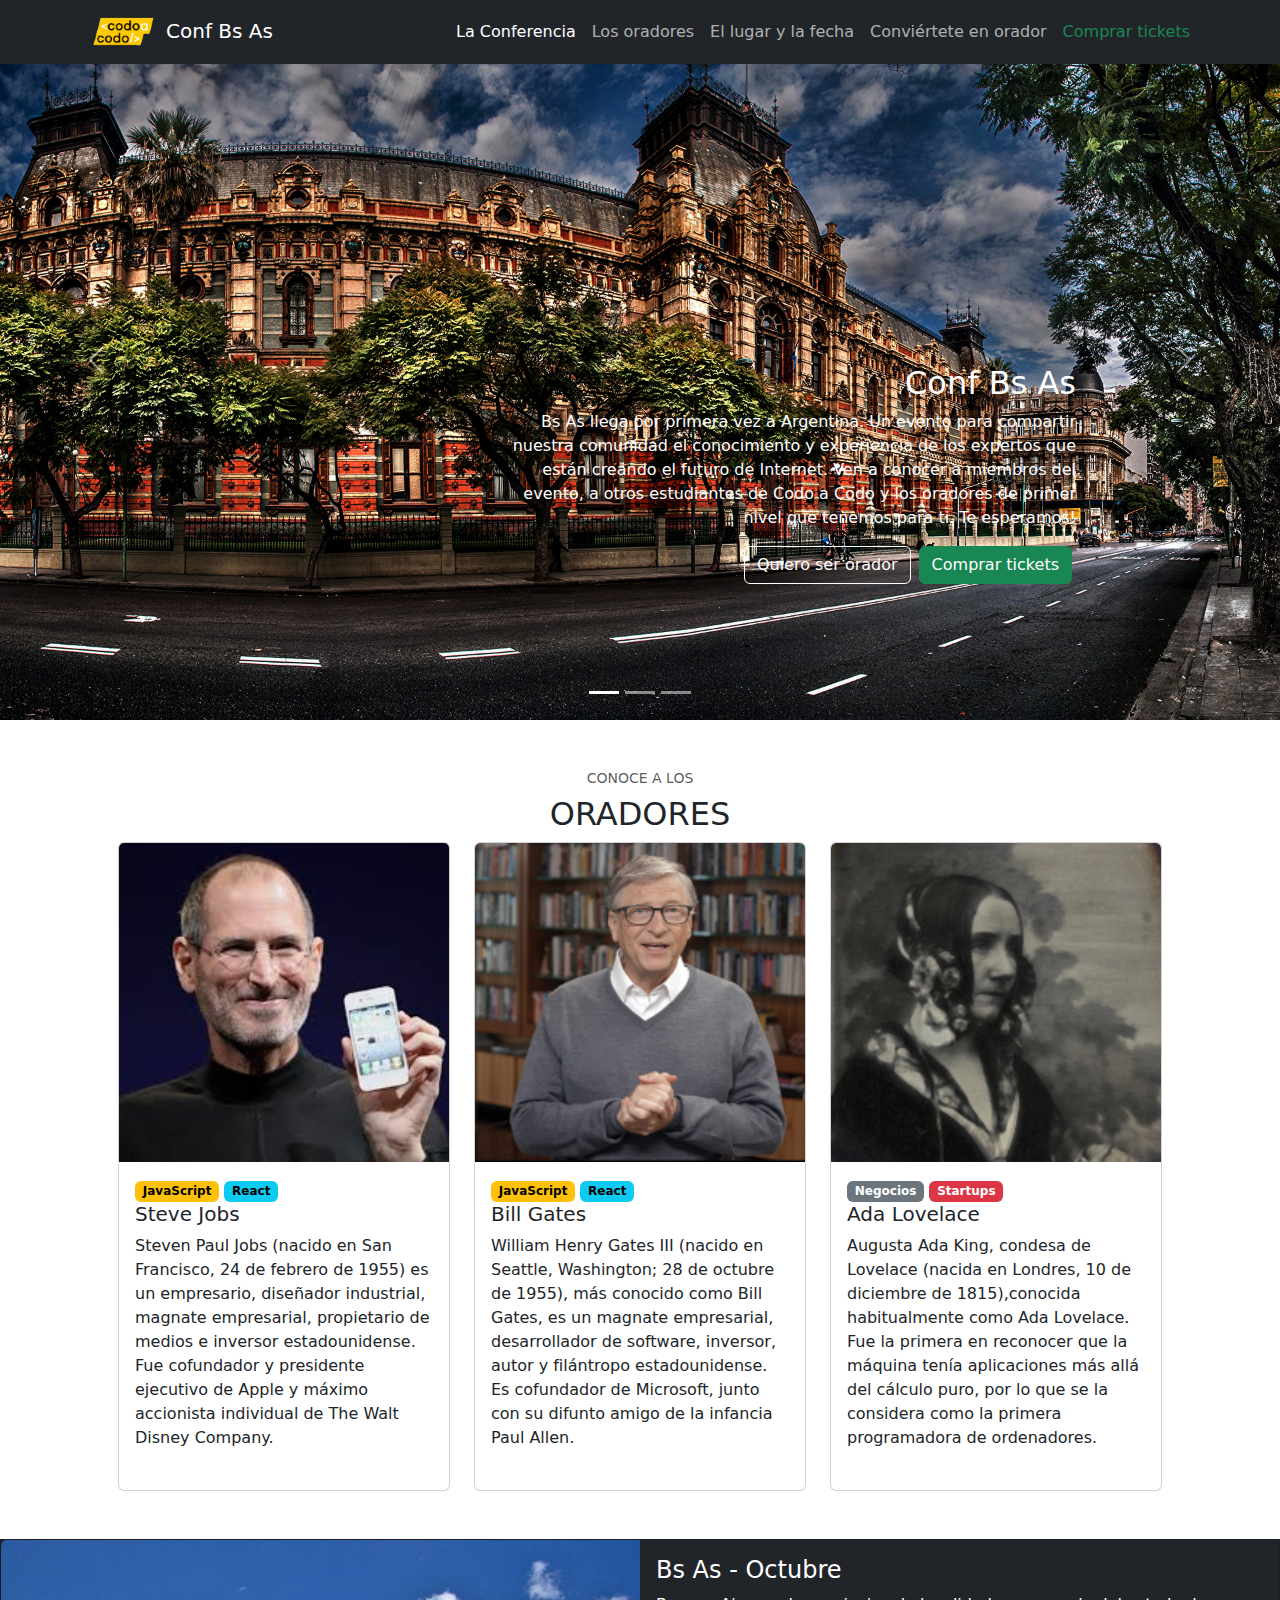
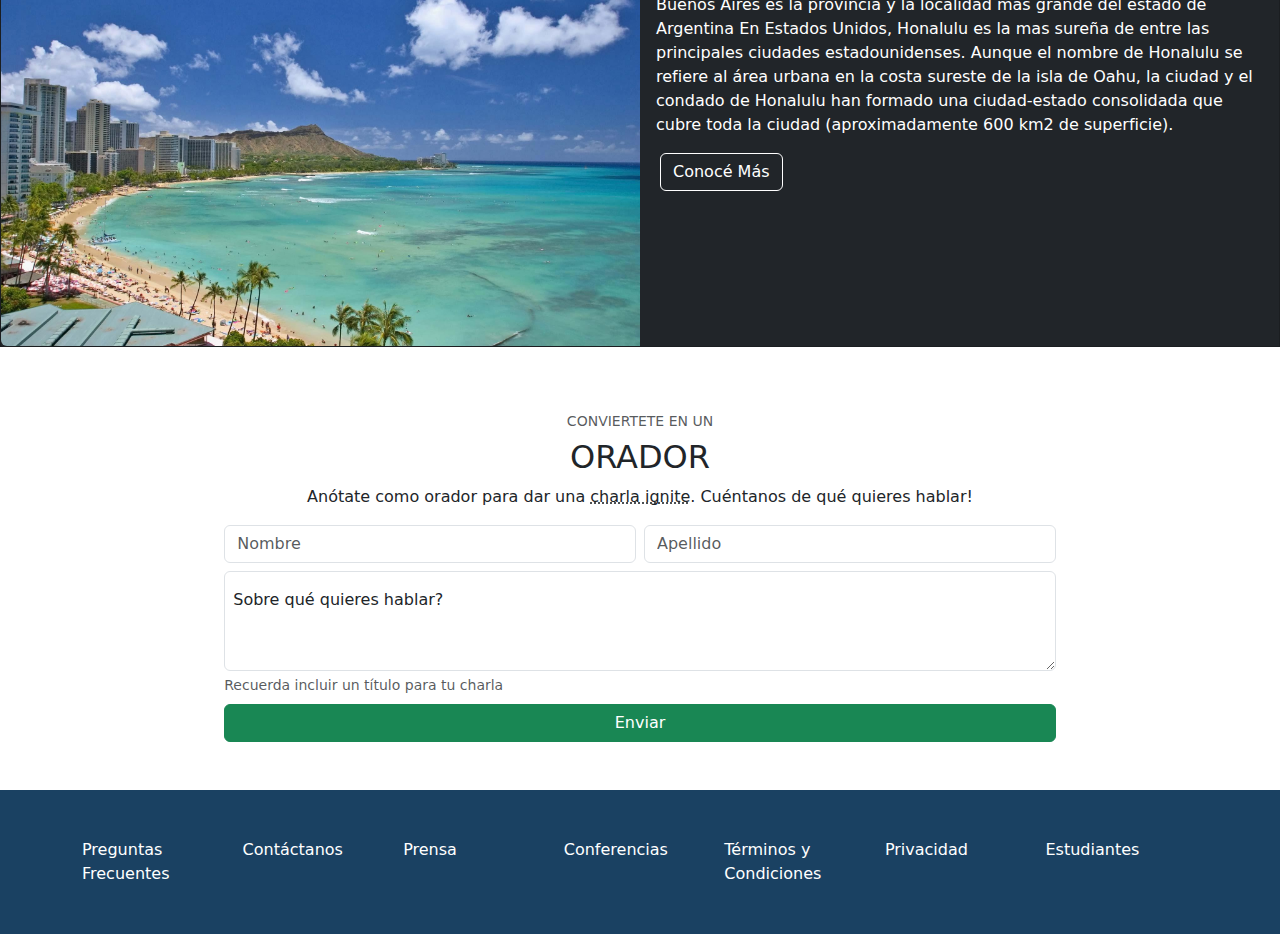
<file: index.html>
<!DOCTYPE html>
<html lang="es">

<head>
    <meta charset="UTF-8">
    <meta http-equiv="X-UA-Compatible" content="IE=edge">
    <meta name="viewport" content="width=device-width, initial-scale=1.0">
    <!-- Bootstrap -->
    <link rel="stylesheet" href="css/bootstrap.min.css">
    <!-- Mis estilos -->
    <link rel="stylesheet" href="css/estilos.css">
    <title>Conferencia Bs As</title>
</head>

<body data-bs-spy="scroll" data-bs-target="#pagina">
    <header>
        <!--Barra de navegación-->
        <div class="fixed-top container-fluid bg-dark">
            <nav class="navbar navbar-expand-lg bg-dark pagina-scrollspy " data-bs-theme="dark">
                <div class="container my-0">
                    <div class="col-3">
                        <a class="navbar-brand fs-5 gx-5" href="#"><img src="img/logo4.png"
                                alt="logo de codo a codo">Conf
                            Bs As</a>
                    </div>

                    <button class=" navbar-toggler" type="button" data-bs-toggle="collapse"
                        data-bs-target="#navbarSupportedContent" aria-controls="navbarSupportedContent"
                        aria-expanded="false" aria-label="Toggle navigation">
                        <span class="navbar-toggler-icon"></span>
                    </button>
                    <div class="collapse navbar-collapse" id="navbarSupportedContent">
                        <ul class="navbar-nav ms-auto mb-2 mb-lg-0">
                            <li class="nav-item">
                                <a class="nav-link active" aria-current="page" href="#">La Conferencia</a>
                            </li>
                            <li class="nav-item">
                                <a class="nav-link" href="#SeccionOradores">Los oradores</a>
                            </li>
                            <li class="nav-item">
                                <a class="nav-link" href="#SeccionLugar">El lugar y la fecha</a>
                            </li>
                            <li class="nav-item">
                                <a class="nav-link" href="#SeccionFormulario">Conviértete en orador</a>
                            </li>
                            <li class="nav-item">
                                <a class="nav-link text-success"" href=" tickets.html#SeccionFormularioTk">Comprar
                                    tickets</a>
                            </li>

                        </ul>

                    </div>
            </nav>
        </div>

        <!--Carrusel-->
        <div class="container"></div>
        <div id="carouselExampleIndicators" class="carousel slide carousel-fade">
            <div class="carousel-indicators">
                <button type="button" data-bs-target="#carouselExampleIndicators" data-bs-slide-to="0" class="active"
                    aria-current="true" aria-label="Slide 1"></button>
                <button type="button" data-bs-target="#carouselExampleIndicators" data-bs-slide-to="1"
                    aria-label="Slide 2"></button>
                <button type="button" data-bs-target="#carouselExampleIndicators" data-bs-slide-to="2"
                    aria-label="Slide 3"></button>
            </div>
            <div class="carousel-inner">
                <div class="carousel-item active">
                    <div class="opacity-85"><img src="img/carrusel_1.jpg" class="d-block w-100"
                            alt="primera imagen referente a Edificio Palacio de Aguas Corrientes ">
                    </div>

                    <div class="carousel-caption d-none d-md-block">
                        <!--Texto dentro del Carrusel-->
                        <div class="container d-flex justify-content-end">
                            <div class="col-md-12 col-lg-8">
                                <h2 class="text-end">Conf Bs As</h2>
                                <p class="text-end lh-base ">Bs As llega por primera vez a Argentina. Un evento
                                    para
                                    compartir
                                    nuestra
                                    comunidad el
                                    conocimiento y experiencia de los expertos que están creando el futuro de Internet.
                                    Ven
                                    a
                                    conocer a miembros del evento, a otros estudiantes de Codo a Codo y los oradores de
                                    primer
                                    nivel que tenemos para ti. Te esperamos!</p>
                            </div>

                        </div>
                        <!--Botones dentro del Carrusel-->
                        <div class="container d-flex justify-content-end mb-5 pb-5">
                            <a class="btn btn-outline-secondary text-white mx-1 border border-white"
                                href="#SeccionFormulario" role="button">Quiero ser
                                orador</a>

                            <a class="btn text-white btn btn-success mx-1" href="tickets.html" role="button">Comprar
                                tickets</a>

                        </div>
                    </div>
                </div>
                <div class="carousel-item">
                    <div class="opacity-85"><img src="img/ba2.jpg" class="d-block w-100 "
                            alt="segunda imagen referente a dos edificios con plaza seca en medio colmada de mesas de bareas">
                    </div>
                    <div class="carousel-caption d-none d-md-block">
                        <!--Texto dentro del Carrusel-->
                        <div class="container d-flex justify-content-end">
                            <div class="col-md-12 col-lg-8">
                                <h2 class="text-end">Conf Bs As</h2>
                                <p class="text-end lh-base ">Bs As llega por primera vez a Argentina. Un evento
                                    para
                                    compartir
                                    nuestra
                                    comunidad el
                                    conocimiento y experiencia de los expertos que están creando el futuro de Internet.
                                    Ven
                                    a
                                    conocer a miembros del evento, a otros estudiantes de Codo a Codo y los oradores de
                                    primer
                                    nivel que tenemos para ti. Te esperamos!</p>
                            </div>

                        </div>
                        <!--Botones dentro del Carrusel-->
                        <div class="container d-flex justify-content-end mb-5 pb-5">
                            <a class="btn btn-outline-secondary text-white mx-1 border border-white"
                                href="#SeccionFormulario" role="button">Quiero ser
                                orador</a>

                            <a class="btn text-white btn btn-success mx-1" href="tickets.html" role="button">Comprar
                                tickets</a>
                        </div>
                    </div>

                </div>
                <div class="carousel-item">
                    <div class="opacity-85"><img src="img/ba3.jpg" class="d-block w-100"
                            alt="tercera imagen referente a Obelisco con entorno de Av 09 de Julio cruce Av Corrientes">
                    </div>
                    <div class="carousel-caption d-none d-md-block">
                        <!--Texto dentro del Carrusel-->
                        <div class="container d-flex justify-content-end">
                            <div class="col-md-12 col-lg-8">
                                <h2 class="text-end">Conf Bs As</h2>
                                <p class="text-end lh-base ">Bs As llega por primera vez a Argentina. Un evento
                                    para
                                    compartir
                                    nuestra
                                    comunidad el
                                    conocimiento y experiencia de los expertos que están creando el futuro de Internet.
                                    Ven
                                    a
                                    conocer a miembros del evento, a otros estudiantes de Codo a Codo y los oradores de
                                    primer
                                    nivel que tenemos para ti. Te esperamos!</p>
                            </div>

                        </div>
                        <!--Botones dentro del Carrusel-->
                        <div class="container d-flex justify-content-end mb-5 pb-5">
                            <a class="btn btn-outline-secondary text-white mx-1 border border-white"
                                href="#SeccionFormulario" role="button">Quiero ser
                                orador</a>

                            <a class="btn text-white btn btn-success mx-1" href="tickets.html" role="button">Comprar
                                tickets</a>
                        </div>
                    </div>
                </div>
            </div>
            <button class="carousel-control-prev" type="button" data-bs-target="#carouselExampleIndicators"
                data-bs-slide="prev">
                <span class="carousel-control-prev-icon" aria-hidden="true"></span>
                <span class="visually-hidden">Previous</span>
            </button>
            <button class="carousel-control-next" type="button" data-bs-target="#carouselExampleIndicators"
                data-bs-slide="next">
                <span class="carousel-control-next-icon" aria-hidden="true"></span>
                <span class="visually-hidden">Next</span>
            </button>
        </div>
    </header>

    <main id="SeccionOradores" class="container p-5">
        <!--ANCLA DE BARRA NAVEGACION-->
        <h6 class="text-center"><small class="text-muted">CONOCE A LOS </small></h6>
        <h2 class="text-center">ORADORES</h2>
        <div class="row d-flex justify-content-between g-4">
            <div class="col-md-4 col-sm-6">
                <!--PRIMER TARJETA-->
                <div class="card  width: 18rem">
                    <!--IMAGEN-->
                    <img src="img/card_1.jpg" class="card-img-top" alt="imagen de primer orador">
                    <div class="card-body">
                        <span class="badge text-bg-warning">JavaScript</span>
                        <span class="badge text-bg-info">React</span>
                        <h5 class="card-title">Steve Jobs</h5>
                        <div class="overflow-y-scroll" style="height:15rem;">
                            <p class="card-text">
                                Steven Paul Jobs (nacido en San Francisco, 24 de febrero de 1955) es un empresario,
                                diseñador industrial, magnate empresarial, propietario de
                                medios e inversor estadounidense. Fue cofundador y presidente ejecutivo de Apple y
                                máximo
                                accionista individual de The Walt Disney Company.
                            </p>
                        </div>

                    </div>
                </div>
            </div>
            <div class="col-md-4 col-sm-6">
                <!--SEGUNDA TARJETA-->
                <div class="card width: 18rem overflow-y-hidden">
                    <!--IMAGEN-->
                    <img src="img/card_2.jpg" class="card-img-top" alt="imagen de segundo orador">
                    <div class="card-body">
                        <span class="badge text-bg-warning">JavaScript</span>
                        <span class="badge text-bg-info">React</span>
                        <h5 class="card-title">Bill Gates</h5>
                        <div class="overflow-y-scroll" style="height:15rem;">
                            <p class="card-text h-75">
                                William Henry Gates III (nacido en Seattle, Washington; 28 de octubre de 1955), más
                                conocido
                                como Bill Gates, es un magnate empresarial, desarrollador de software, inversor, autor y
                                filántropo
                                estadounidense. Es cofundador de Microsoft, junto con su difunto amigo de la infancia
                                Paul
                                Allen.
                            </p>
                        </div>

                    </div>
                </div>
            </div>
            <div class="col-md-4 col-sm-6">
                <!--TERCERA TARJETA-->
                <div class="card width: 18rem overflow-y-hidden">
                    <!--IMAGEN-->
                    <img src=" img/card_3.jpg" class="card-img-top" alt="imagen de tercer orador">
                    <div class="card-body">
                        <span class="badge text-bg-secondary">Negocios</span>
                        <span class="badge text-bg-danger">Startups</span>
                        <h5 class="card-title">Ada Lovelace</h5>
                        <div class="overflow-y-scroll" style="height:15rem;">
                            <p class="card-text">
                                Augusta Ada King, condesa de Lovelace (nacida en Londres, 10 de diciembre de
                                1815),conocida
                                habitualmente como Ada
                                Lovelace. Fue la primera en reconocer que la
                                máquina tenía aplicaciones más allá del cálculo puro, por lo que se la considera como la
                                primera programadora de
                                ordenadores.
                            </p>
                        </div>



                    </div>
                </div>
            </div>
        </div>

    </main>




    <!--ANCLA DE BARRA NAVEGACION-->
    <section id="SeccionLugar" class="container-fluid mx-0 px-0">
        <!--TARJETA HORIZONTAL-->
        <div class="card text-bg-dark mb-3 rounded-0" style="width: 100%;">
            <div class="row g-0">
                <div class="col-md-6">
                    <!--IMAGEN-->
                    <img src="img/honolulu.jpg" class="img-fluid rounded-start" alt="imagen de playa">
                </div>
                <div class="col-md-6">
                    <div class="card-body">
                        <h4 class="card-title">Bs As - Octubre</h4>
                        <p class="card-text">
                            Buenos Aires es la provincia y la localidad mas grande del estado de Argentina En Estados
                            Unidos, Honalulu es la mas sureña de entre las principales ciudades estadounidenses. Aunque
                            el nombre de Honalulu se refiere al área urbana en la costa sureste de la isla de Oahu, la
                            ciudad y el condado de Honalulu han formado una ciudad-estado consolidada que cubre toda la
                            ciudad (aproximadamente 600 km2 de superficie).
                        </p>
                        <a class="btn btn-outline-secondary text-white mx-1 border border-white" href="#SeccionLugar"
                            role="button">Conocé Más</a>

                    </div>
                </div>
            </div>
        </div>




    </section>

    <!--ANCLA DE BARRA NAVEGACION-->
    <section id="SeccionFormulario" class="container py-5">
        <h6 class=" text-center"><small class="text-muted"> CONVIERTETE EN UN</small></h6>
        <h2 class="text-center">ORADOR</h2>
        <p class="text-center">
            Anótate como orador para dar una <abbr title="attribute">charla ignite</abbr>.
            Cuéntanos de qué quieres
            hablar! </p>
        <div class="col-12 d-flex justify-content-center">
            <!--FORMULARIO-->
            <form class="row g-2">
                <div class="col">
                    <input type="text" class="form-control" placeholder="Nombre" aria-label="Nombre">
                </div>
                <div class="col">
                    <input type="text" class="form-control" placeholder="Apellido" aria-label="Apellido">
                </div>

                <div class="form-floating">
                    <textarea class="form-control" placeholder="Leave a comment here" id="floatingTextarea2"
                        style="height: 100px"></textarea>
                    <label for="floatingTextarea2">Sobre qué quieres hablar?</label>
                    <div id="floatingTextarea2help" class="form-text">Recuerda incluir un título para tu charla</div>
                </div>
                <div class="d-grid gap-2">
                    <button type="button" class="btn btn-success">Enviar</button>
                </div>

            </form>
        </div>

    </section>

    <!--class="bg-secondary text-white bg-opacity-30 py-5"-->
    <footer class="text-white py-5">
        <div class="container">
            <div class="row justify-content-between g-2">
                <div class="col">Preguntas Frecuentes</div>
                <div class="col">Contáctanos</div>
                <div class="col">Prensa</div>
                <div class="col">Conferencias</div>
                <div class="col">Términos y Condiciones</div>
                <div class="col">Privacidad</div>
                <div class="col">Estudiantes</div>
            </div>

        </div>
    </footer>

    <!-- Bootstrap -->
    <script src="js/bootstrap.bundle.min.js"></script>
</body>

</html>
</file>
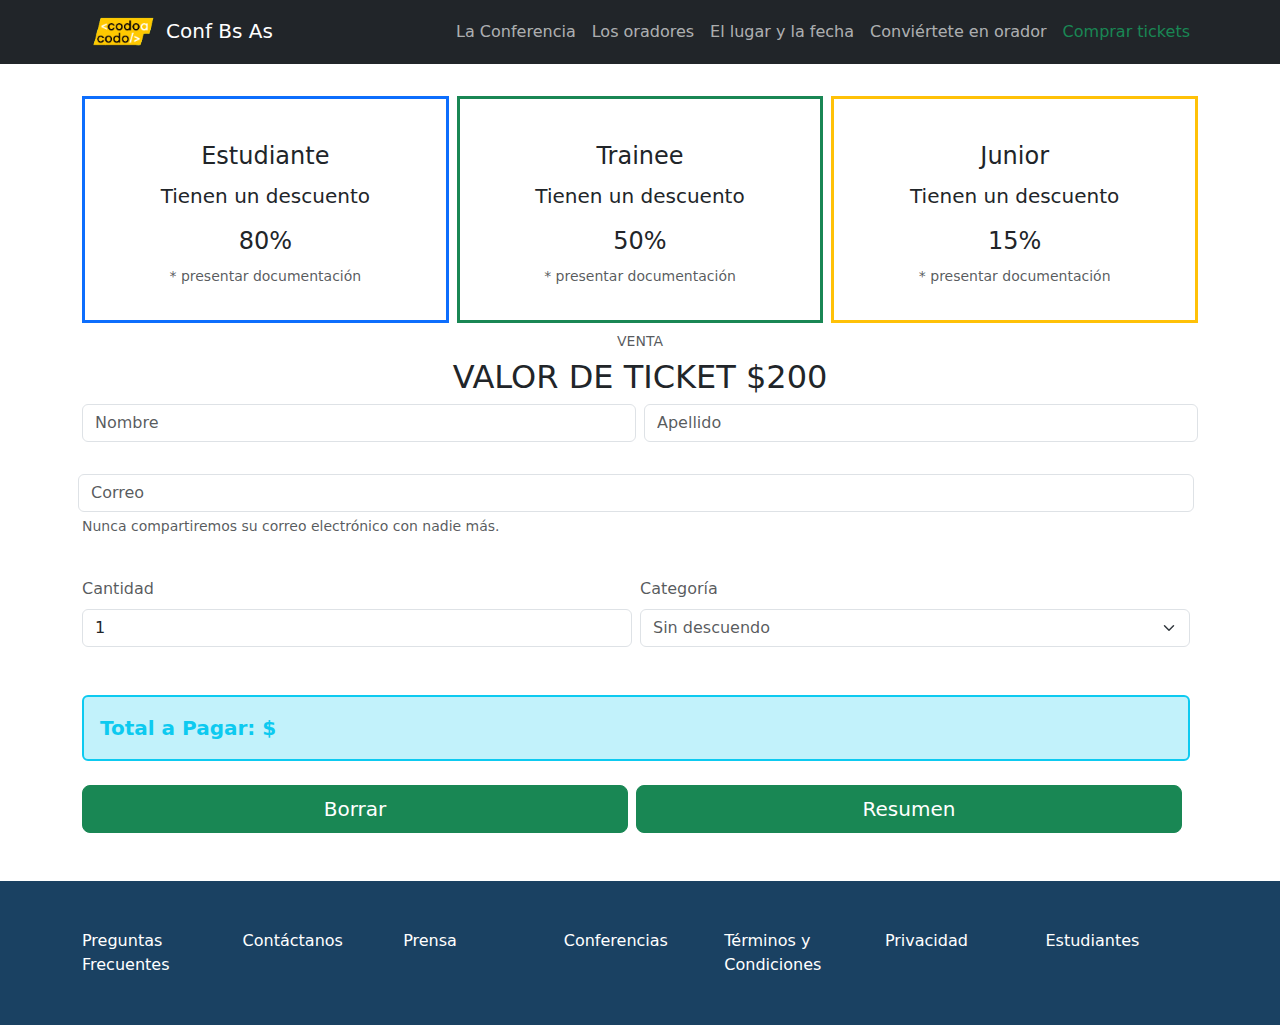
<file: tickets.html>
<!DOCTYPE html>
<html lang="es">

<head>
    <meta charset="UTF-8">
    <meta http-equiv="X-UA-Compatible" content="IE=edge">
    <meta name="viewport" content="width=device-width, initial-scale=1.0">
    <!-- Bootstrap -->
    <link rel="stylesheet" href="css/bootstrap.min.css">
    <!-- Mis estilos -->
    <link rel="stylesheet" href="css/estilos.css">
    <title>Conferencia Bs As</title>
</head>

<body data-bs-spy="scroll" data-bs-target="#pagina">
    <header>
        <!--Barra de navegación-->
        <div class="fixed-top container-fluid bg-dark ">

            <nav class="navbar navbar-expand-lg bg-dark pagina-scrollspy " data-bs-theme="dark">
                <div class="container my-0">
                    <div class="col-3">
                        <a class="navbar-brand fs-5 gx-5" href="#"><img src="img/logo4.png"
                                alt="logo de codo a codo">Conf
                            Bs As</a>
                    </div>

                    <button class=" navbar-toggler" type="button" data-bs-toggle="collapse"
                        data-bs-target="#navbarSupportedContent" aria-controls="navbarSupportedContent"
                        aria-expanded="false" aria-label="Toggle navigation">
                        <span class="navbar-toggler-icon"></span>
                    </button>
                    <div class="collapse navbar-collapse" id="navbarSupportedContent">
                        <ul class="navbar-nav ms-auto mb-2 mb-lg-0">
                            <li class="nav-item">
                                <a class="nav-link active" aria-current="page" href="index.html">La Conferencia</a>
                            </li>
                            <li class="nav-item">
                                <a class="nav-link" href="index.html#SeccionOradores">Los oradores</a>
                            </li>
                            <li class="nav-item">
                                <a class="nav-link" href="index.html#SeccionLugar">El lugar y la fecha</a>
                            </li>
                            <li class="nav-item">
                                <a class="nav-link" href="index.html#SeccionFormulario">Conviértete en orador</a>
                            </li>
                            <li class="nav-item">
                                <a class="nav-link text-success"" href=" #SeccionFormularioTk">Comprar tickets</a>
                            </li>

                        </ul>

                    </div>
            </nav>
        </div>



    </header>



    <div class="container pt-5 mt-5">
        <div class="row d-flex justify-content-between g-2">
            <div class="col-md-4 col-sm-12">
                <!--PRIMER TARJETA-->
                <div class="card  width: 12rem border border-primary border-3 rounded rounded-0 p-3 car">
                    <div class="card-body text-center">
                        <a id="cardEstudiante" class="btn fw-medium fs-4 stretched-link">Estudiante</a>
                        <p class="card-text fs-5">
                            Tienen un descuento
                        </p>
                        <h4 class="card-title">80%</h4>
                        <p class="card-text">
                            <small class="text-muted">* presentar documentación </small>

                        </p>
                    </div>
                </div>
            </div>
            <div class="col-md-4 col-sm-12">
                <!--SEGUNDA TARJETA-->
                <div class="card  width: 12rem border border-success border-3 rounded rounded-0 p-3 car">
                    <div class="card-body text-center">
                        <a id="cardTrainee" class="btn fw-medium fs-4 stretched-link">Trainee</a>
                        <p class="card-text fs-5">
                            Tienen un descuento
                        </p>
                        <h4 class="card-title">50%</h4>
                        <p class="card-text">
                            <small class="text-muted">* presentar documentación </small>

                        </p>
                    </div>
                </div>
            </div>
            <div class="col-md-4 col-sm-12">
                <!--TERCERA TARJETA-->
                <div class="card  width: 12rem border border-warning border-3 rounded rounded-0 p-3 car">
                    <div class="card-body text-center">
                        <a id="cardJunior" class="btn fw-medium fs-4 stretched-link">Junior</a>
                        <p class="card-text fs-5">
                            Tienen un descuento
                        </p>
                        <h4 class="card-title">15%</h4>
                        <p class="card-text">
                            <small class="text-muted">* presentar documentación </small>

                        </p>
                    </div>
                </div>
            </div>
        </div>
    </div>





    <!--ANCLA DE BARRA NAVEGACION-->
    <section id="SeccionFormularioTk" class="container pt-2 pb-5">
        <h6 class=" text-center"><small class="text-muted"> VENTA</small></h6>
        <h2 class="text-center">VALOR DE TICKET $200</h2>


        <div class="col-12 d-flex justify-content-center">
            <!--FORMULARIO-->
            <form class="row g-2">
                <div class="col position-relative">
                    <input type="text" class="form-control" placeholder="Nombre" aria-label="Nombre" id="nombre"
                        name="nombre">
                    <p class="text-danger fw-semibold fst-italic fs-6 " id="errorNombre"></p>

                </div>
                <div class="col">
                    <input type="text" class="form-control" placeholder="Apellido" aria-label="Apellido" id="apellido"
                        name="apellido">
                    <p class="text-danger fw-semibold fst-italic fs-6 " id="errorApellido"></p>
                </div>

                <div class="row g-2">
                    <input type="email" class="form-control" aria-describedby="emailHelp" placeholder="Correo"
                        aria-label="Correo" id="email" name="email">
                    <div id="emailHelp" class="form-text">Nunca compartiremos su correo electrónico con nadie más.</div>
                    <p class="text-danger fw-semibold fst-italic fs-6 " id="errormail"></p>

                </div>
                <div class="row g-2">
                    <div class="col">
                        <label for="cantidad" class="form-label text-muted">Cantidad</label>
                        <input type="number" class="form-control" min="1" value="1" id="cantidad">
                    </div>
                    <div class="col">
                        <div class="form-group">
                            <label for="categoriaDescuento" class="form-label text-muted">Categoría</label>
                            <select class="form-select text-muted" id="categoriaDescuento"
                                aria-label="Default select example">
                                <option value="1">Sin descuendo</option>
                                <option value="2">Estudiante</option>
                                <option value="3">Trainee</option>
                                <option value="4">Junior</option>

                            </select>

                        </div>
                    </div>
                </div>

                <div class="row g-2">
                    <p class="text-success fw-semibold fst-italic fs-6 " id="camposCorrectos"></p>
                </div>

                <div class="row g-2">
                    <div class="col d-grid">
                        <p class="bg-info text-info fw-bolder fs-5 p-3 mb-2 border border-info border-2 rounded-2"
                            style="--bs-bg-opacity: .25" id="campoTotalEntradas">
                            Total a
                            Pagar: $</p>
                    </div>

                    <div class="row g-2">
                        <div class=" col-6 d-grid">
                            <button type="button" class="btn btn-success btn-lg" id="borrar">Borrar</button>
                        </div>

                        <div class=" col-6 d-grid">
                            <button type="button" class="btn btn-success btn-lg" id="enviar">Resumen</button>
                        </div>


                    </div>


            </form>
        </div>

    </section>


    <footer class="text-white py-5">
        <div class="container">
            <div class="row justify-content-between g-2">
                <div class="col">Preguntas Frecuentes</div>
                <div class="col">Contáctanos</div>
                <div class="col">Prensa</div>
                <div class="col">Conferencias</div>
                <div class="col">Términos y Condiciones</div>
                <div class="col">Privacidad</div>
                <div class="col">Estudiantes</div>
            </div>

        </div>
    </footer>












    <!-- Bootstrap -->
    <script src="js/bootstrap.bundle.min.js"></script>
    <script src="js/scripts.js"></script>
</body>

</html>
</file>
<file: css/estilos.css>
html {
    scroll-behavior: smooth;
}



footer {
    background-color: #1A4162;
}


.car:hover {
    box-shadow: 5px 5px 20px rgba(0, 0, 0, 0.4);
    transform: translateY(-3%);
    transition: all 400ms ease;

}
</file>
